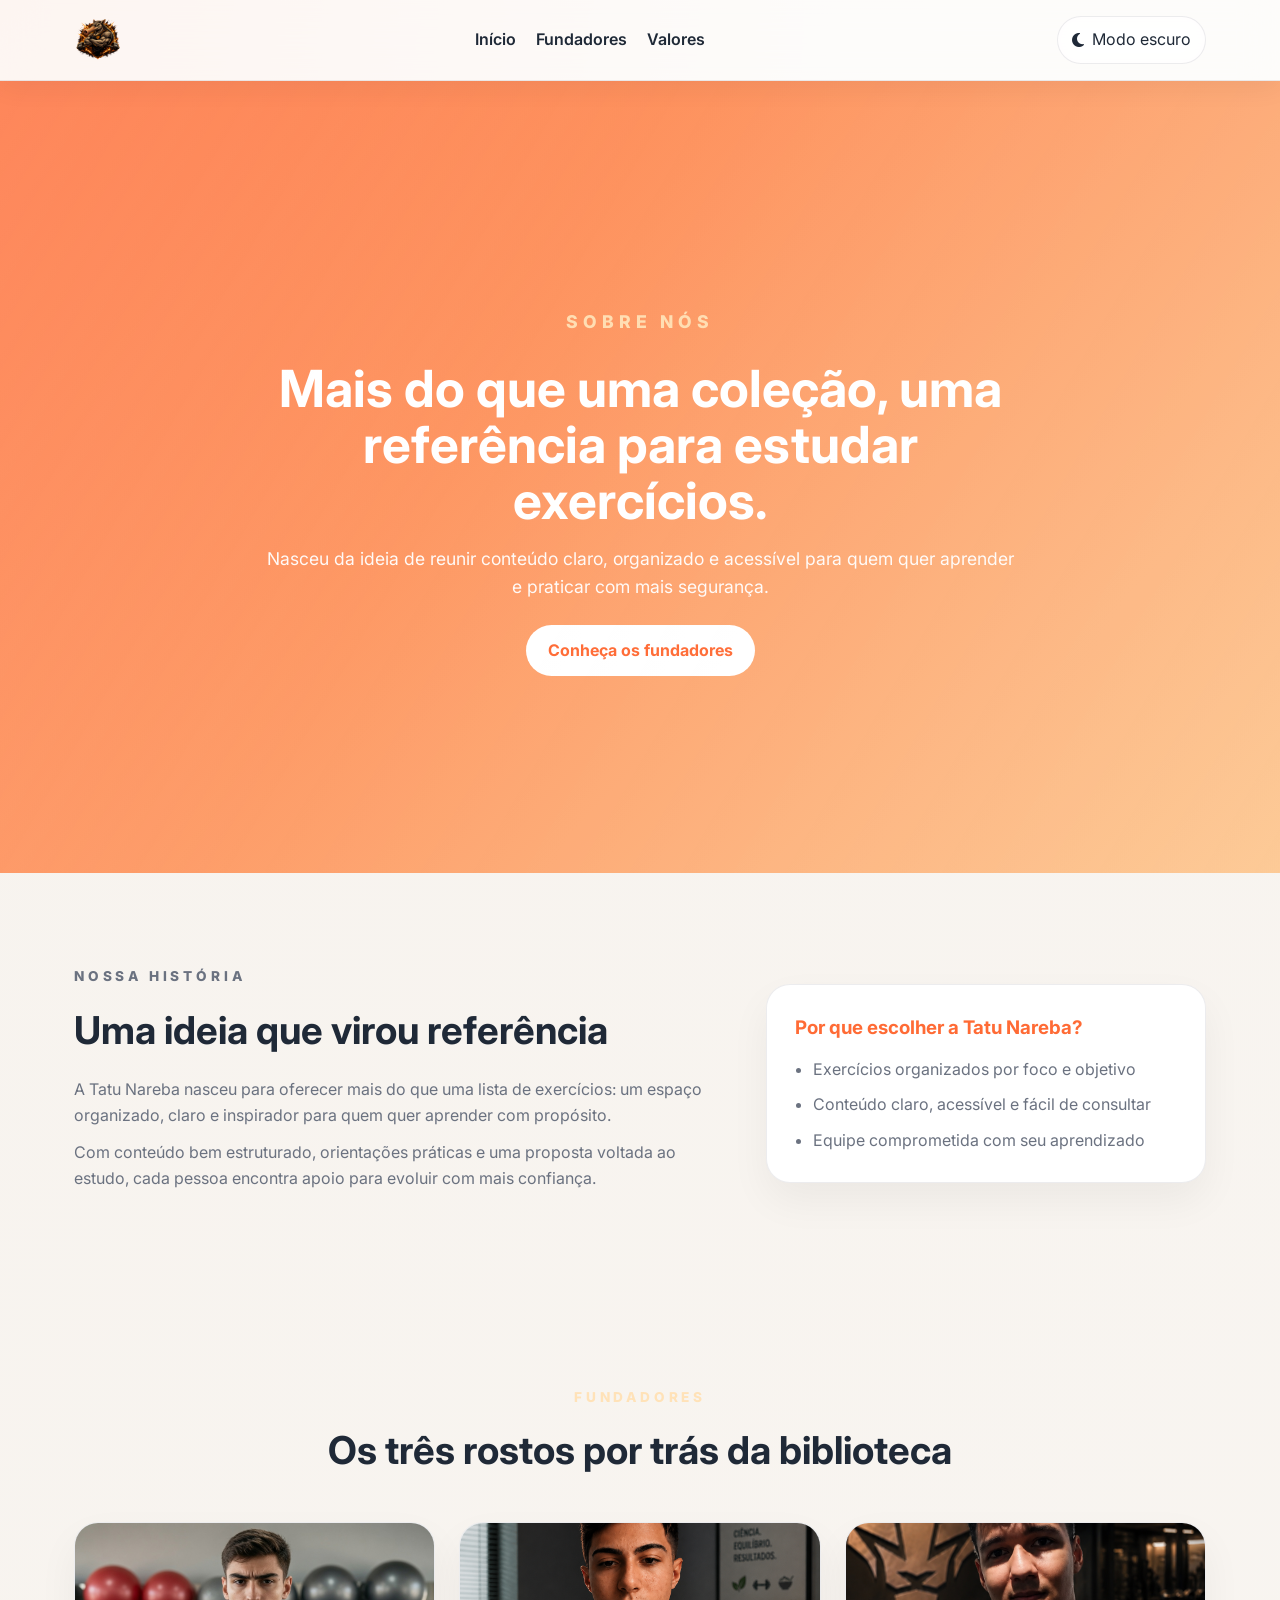
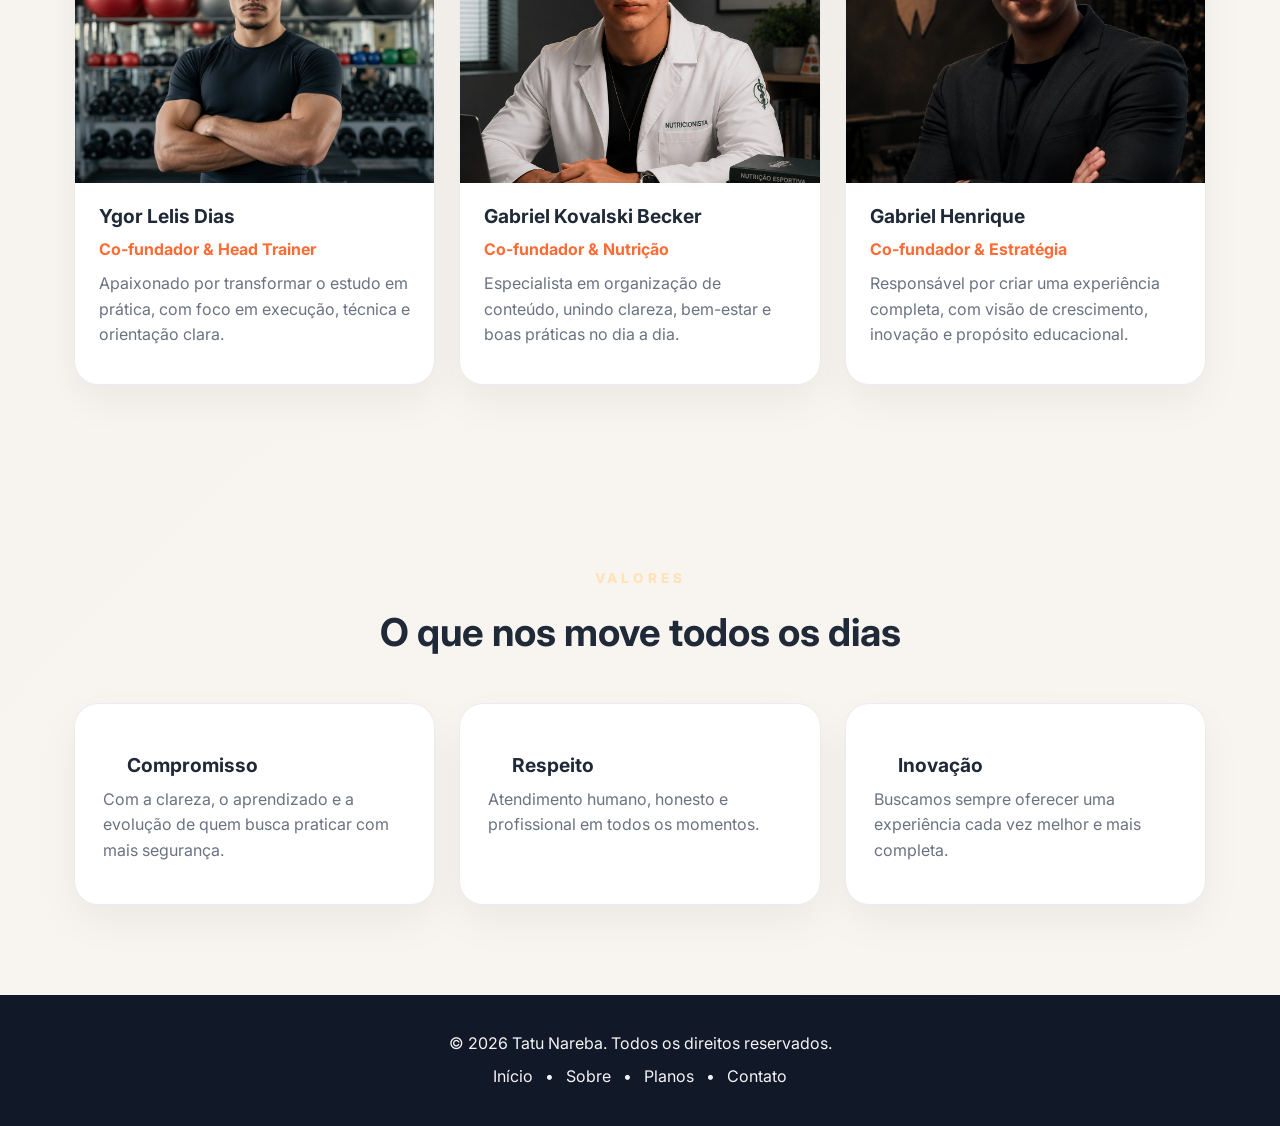
<file: projeto-gabriel/html/sobre.html>
<!DOCTYPE html>
<html lang="pt-br">
<head>
  <meta charset="UTF-8" />
  <meta name="viewport" content="width=device-width, initial-scale=1.0" />
  <title>Sobre a Biblioteca | Tatu Nareba</title>
  <meta name="description" content="Conheça a Tatu Nareba, uma biblioteca de exercícios com conteúdo organizado para estudo, prática e evolução." />
  <link rel="stylesheet" href="https://cdnjs.cloudflare.com/ajax/libs/font-awesome/6.5.1/css/all.min.css">
  <link rel="stylesheet" href="../css/base.css" />
  <link rel="stylesheet" href="../css/theme.css" />
  <link rel="stylesheet" href="../css/components.css" />
  <link rel="stylesheet" href="../css/pages.css" />
  <link rel="stylesheet" href="../css/sobre.css" />
</head>
<body>
  <nav class="topbar">
    <div class="nav-inner">
      <a href="index.html" class="brand">
        <img src="img/logo.png" alt="Logo TATU NAREBA" class="brand-logo" />
      </a>
      <div class="nav-links">
        <a href="index.html">Início</a>
        <a href="#fundadores">Fundadores</a>
        <a href="#valores">Valores</a>
      </div>
      <button id="theme-toggle" type="button" class="theme-toggle" aria-pressed="false" aria-label="Alternar modo escuro">
        <i id="theme-toggle-icon" class="fa-solid fa-moon"></i>
        <span id="theme-toggle-text">Modo escuro</span>
      </button>
    </div>
  </nav>

  <main>
    <section class="hero-sobre">
      <div class="hero-content fade-up">
        <p class="eyebrow">SOBRE NÓS</p>
        <h1>Mais do que uma coleção, uma referência para estudar exercícios.</h1>
        <p>Nasceu da ideia de reunir conteúdo claro, organizado e acessível para quem quer aprender e praticar com mais segurança.</p>
        <a href="#fundadores" class="btn">Conheça os fundadores</a>
      </div>
    </section>

    <section id="sobre" class="about-section">
      <div class="container about-grid">
        <div class="about-text fade-up">
          <p class="eyebrow">NOSSA HISTÓRIA</p>
          <h2>Uma ideia que virou referência</h2>
          <p>
            A Tatu Nareba nasceu para oferecer mais do que uma lista de exercícios: um espaço organizado, claro e inspirador para quem quer aprender com propósito.
          </p>
          <p>
            Com conteúdo bem estruturado, orientações práticas e uma proposta voltada ao estudo, cada pessoa encontra apoio para evoluir com mais confiança.
          </p>
        </div>

        <div class="about-card fade-up">
          <h3>Por que escolher a Tatu Nareba?</h3>
          <ul>
            <li>Exercícios organizados por foco e objetivo</li>
            <li>Conteúdo claro, acessível e fácil de consultar</li>
            <li>Equipe comprometida com seu aprendizado</li>
          </ul>
        </div>
      </div>
    </section>

    <section id="fundadores" class="founders-section">
      <div class="container">
        <div class="section-heading fade-up">
          <p class="eyebrow">FUNDADORES</p>
          <h2>Os três rostos por trás da biblioteca</h2>
        </div>

        <div class="founders-grid">
          <article class="founder-card fade-up">
            <img src="img/ygor.jpg" alt="Fundador Ygor Lelis Dias" />
            <h3>Ygor Lelis Dias</h3>
            <p class="role">Co-fundador & Head Trainer</p>
            <p class="bio">Apaixonado por transformar o estudo em prática, com foco em execução, técnica e orientação clara.</p>
          </article>

          <article class="founder-card fade-up">
            <img src="img/g_kovalski.png" alt="Fundador Gabriel Kovalski Becker" />
            <h3>Gabriel Kovalski Becker</h3>
            <p class="role">Co-fundador & Nutrição</p>
            <p class="bio">Especialista em organização de conteúdo, unindo clareza, bem-estar e boas práticas no dia a dia.</p>
          </article>

          <article class="founder-card fade-up">
            <img src="img/gabrielh.png" alt="Fundador Gabriel Henrique" />
            <h3>Gabriel Henrique</h3>
            <p class="role">Co-fundador & Estratégia</p>
            <p class="bio">Responsável por criar uma experiência completa, com visão de crescimento, inovação e propósito educacional.</p>
          </article>
        </div>
      </div>
    </section>

    <section id="valores" class="values-section">
      <div class="container">
        <div class="section-heading fade-up">
          <p class="eyebrow">VALORES</p>
          <h2>O que nos move todos os dias</h2>
        </div>
        <div class="values-grid">
          <div class="value-card fade-up">
            <h3>Compromisso</h3>
            <p>Com a clareza, o aprendizado e a evolução de quem busca praticar com mais segurança.</p>
          </div>
          <div class="value-card fade-up">
            <h3>Respeito</h3>
            <p>Atendimento humano, honesto e profissional em todos os momentos.</p>
          </div>
          <div class="value-card fade-up">
            <h3>Inovação</h3>
            <p>Buscamos sempre oferecer uma experiência cada vez melhor e mais completa.</p>
          </div>
        </div>
      </div>
    </section>
  </main>

  <footer class="footer">
    <p>&copy; 2026 Tatu Nareba. Todos os direitos reservados.</p>
    <p class="footer-links">
      <a href="index.html">Início</a> •
      <a href="sobre.html">Sobre</a> •
      <a href="index.html#planos">Planos</a> •
      <a href="index.html#contato">Contato</a>
    </p>
  </footer>

  <script src="../js/script (1).js"></script>
</body>
</html>
</file>
<file: projeto-gabriel/css/base.css>
/* ==========================================================
   BASE.CSS
   Arquivo principal de reset, tipografia e variáveis globais
   ========================================================== */

@import url('https://fonts.googleapis.com/css2?family=Poppins:wght@400;600;700&family=Inter:wght@400;500&display=swap');

:root {
  --primary: #FF6B35;
  --primary-dark: #e55a2a;
  --text-main: #0f172a;
  --text-muted: #64748b;
  --surface: #ffffff;
  --surface-alt: #f8fafc;
  --surface-dark: #111827;
  --border-color: #e2e8f0;
  --shadow-soft: 0 10px 30px rgba(15, 23, 42, 0.08);
}

* {
  box-sizing: border-box;
}

html {
  scroll-behavior: smooth;
}

body {
  margin: 0;
  font-family: 'Inter', system-ui, sans-serif;
  background-color: var(--surface-alt);
  color: var(--text-main);
  transition: background-color 0.3s ease, color 0.3s ease;
}

img {
  display: block;
  max-width: 100%;
}

button,
input,
textarea,
select {
  font: inherit;
}

/* ==========================================================
   CLASSES UTILITÁRIAS GLOBAIS
   ========================================================== */

.heading {
  font-family: 'Poppins', system-ui, sans-serif;
  font-weight: 700;
}

.secao {
  scroll-margin-top: 80px;
}

/* ==========================================================
   COMPONENTES COMUNS
   ========================================================== */

.cartao-conteudo {
  transition: all 0.3s ease;
}

.cartao-conteudo:hover {
  transform: translateY(-8px);
  box-shadow: 0 20px 25px -5px rgb(0 0 0 / 0.1), 0 8px 10px -6px rgb(0 0 0 / 0.1);
}

/* ==========================================================
   BOTÕES GLOBAIS
   ========================================================== */

.botao-principal {
  background-color: var(--primary);
  color: white;
  font-weight: 600;
  transition: all 0.3s ease;
}

.botao-principal:hover {
  background-color: var(--primary-dark);
  transform: translateY(-2px);
}
</file>
<file: projeto-gabriel/css/theme.css>
/* ==========================================================
   THEME.CSS
   Responsável por todo o comportamento do modo claro/escuro
   ========================================================== */

body.dark-mode {
  background-color: #0f172a;
  color: #f8fafc;
}

body.dark-mode nav {
  background-color: #111827 !important;
  color: #f8fafc;
}

body.dark-mode .bg-white,
body.dark-mode .bg-gray-50,
body.dark-mode .bg-gray-900,
body.dark-mode .bg-slate-50,
body.dark-mode .bg-slate-900,
body.dark-mode .cartao-conteudo,
body.dark-mode .rounded-3xl,
body.dark-mode .rounded-2xl {
  background-color: #1f2937;
  color: #f8fafc;
}

body.dark-mode .cartao-pagamento {
  background-color: #111827;
  color: #f8fafc;
}

body.dark-mode .destaque-plano {
  background-color: #2d1b0e;
  border-color: #fb923c;
  color: #f8fafc;
}

body.dark-mode .payment-summary {
  background-color: #111827;
  color: #f8fafc;
}

body.dark-mode .text-gray-600,
body.dark-mode .text-gray-300,
body.dark-mode .text-gray-700,
body.dark-mode .text-slate-600,
body.dark-mode .text-slate-700,
body.dark-mode .text-slate-800,
body.dark-mode .text-slate-300 {
  color: #cbd5e1 !important;
}

body.dark-mode .border-gray-200,
body.dark-mode .border-slate-300 {
  border-color: #374151;
}

body.dark-mode .bg-gray-100 {
  background-color: #374151;
}

body.dark-mode .text-gray-900 {
  color: #f8fafc;
}

body.dark-mode .bg-gray-50 {
  background-color: #111827;
}

body.dark-mode .bg-white\/10 {
  background-color: rgba(255, 255, 255, 0.12);
}

body.dark-mode .bg-white {
  box-shadow: 0 10px 30px rgba(0, 0, 0, 0.25);
}
</file>
<file: projeto-gabriel/css/components.css>
/* ==========================================================
   COMPONENTS.CSS
   Estilos de navegação, menus mobile, formulários e destaques
   ========================================================== */

/* Navbar */
.nav-active {
  color: var(--primary);
  font-weight: 600;
}

/* Mobile Menu */
#mobile-menu {
  display: none;
}

#mobile-menu.show {
  display: block;
}

/* Formulários */
input,
textarea,
select {
  transition: all 0.2s ease;
}

input:focus,
textarea:focus,
select:focus {
  outline: none;
  border-color: var(--primary);
  box-shadow: 0 0 0 3px rgba(255, 107, 53, 0.1);
}

/* Destaque de planos */
.plano-destaque {
  border: 4px solid var(--primary);
  position: relative;
}

.plano-destaque::before {
  content: "MAIS ESCOLHIDO";
  position: absolute;
  top: -14px;
  right: 24px;
  background-color: var(--primary);
  color: white;
  font-size: 12px;
  font-weight: bold;
  padding: 4px 16px;
  border-radius: 9999px;
}
</file>
<file: projeto-gabriel/css/pages.css>
/* ==========================================================
   PAGES.CSS
   Estilos específicos de páginas e seções principais
   ========================================================== */

/* Hero e seções principais */
.hero-section {
  position: relative;
}

.section {
  scroll-margin-top: 80px;
}

/* Estilos de cards de exercícios */
.exercise-card {
  background-color: var(--surface);
  border: 1px solid var(--border-color);
  border-radius: 1.5rem;
  overflow: hidden;
  box-shadow: var(--shadow-soft);
}

.exercise-card img {
  height: 11rem;
  width: 100%;
  object-fit: cover;
}

.exercise-card .content {
  padding: 1.25rem;
}

/* Página de pagamento */
.cartao-pagamento,
.resumo-pagamento {
  border: 1px solid rgba(255, 107, 53, 0.18);
}
</file>
<file: projeto-gabriel/css/sobre.css>
:root {
  --page-bg: #f7f3ee;
  --surface: #ffffff;
  --surface-2: #fff7f0;
  --text: #1f2937;
  --muted: #6b7280;
  --border: rgba(15, 23, 42, 0.08);
  --accent: #ff6b35;
  --accent-strong: #e55a2a;
}

* {
  margin: 0;
  padding: 0;
  box-sizing: border-box;
}

body {
  font-family: 'Inter', 'Segoe UI', sans-serif;
  line-height: 1.6;
  color: var(--text);
  background:
    radial-gradient(circle at top left, rgba(255, 107, 53, 0.16), transparent 28%),
    linear-gradient(135deg, var(--page-bg), color-mix(in srgb, var(--page-bg) 82%, white 18%));
  transition: background-color 0.3s ease, color 0.3s ease;
}

body.dark-mode {
  --page-bg: #07111f;
  --surface: rgba(17, 24, 39, 0.8);
  --surface-2: rgba(31, 41, 55, 0.9);
  --text: #f8fafc;
  --muted: #cbd5e1;
  --border: rgba(255, 255, 255, 0.08);
}

img {
  display: block;
  width: 100%;
}

main {
  overflow: hidden;
}

.container {
  max-width: 1180px;
  margin: 0 auto;
  padding: 0 24px;
}

.topbar {
  position: sticky;
  top: 0;
  z-index: 50;
  backdrop-filter: blur(18px);
  -webkit-backdrop-filter: blur(18px);
  background: rgba(255, 255, 255, 0.7);
  border-bottom: 1px solid var(--border);
  box-shadow: 0 8px 24px rgba(15, 23, 42, 0.05);
}

body.dark-mode .topbar {
  background: rgba(7, 17, 31, 0.78);
}

.nav-inner {
  max-width: 1180px;
  margin: 0 auto;
  padding: 16px 24px;
  display: flex;
  justify-content: space-between;
  align-items: center;
  gap: 16px;
}

.brand {
  display: inline-flex;
  align-items: center;
  text-decoration: none;
}

.brand-logo {
  height: 48px;
  width: auto;
  object-fit: contain;
}

.nav-links {
  display: flex;
  gap: 20px;
}

.nav-links a {
  text-decoration: none;
  color: var(--text);
  font-weight: 600;
}

.theme-toggle {
  display: flex;
  align-items: center;
  gap: 8px;
  border: 1px solid var(--border);
  background: rgba(255, 255, 255, 0.55);
  backdrop-filter: blur(14px);
  -webkit-backdrop-filter: blur(14px);
  color: var(--text);
  padding: 10px 14px;
  border-radius: 999px;
  cursor: pointer;
  transition: transform 0.2s ease, background-color 0.2s ease, box-shadow 0.2s ease;
}

body.dark-mode .theme-toggle {
  background: rgba(255, 255, 255, 0.08);
}

.theme-toggle:hover {
  transform: translateY(-2px);
  color: var(--accent);
}

.hero-sobre {
  min-height: 88vh;
  display: flex;
  align-items: center;
  justify-content: center;
  text-align: center;
  padding: 90px 24px 60px;
  background:
    linear-gradient(135deg, rgba(255, 107, 53, 0.9), rgba(255, 179, 102, 0.7)),
    url('https://images.unsplash.com/photo-1518611012118-696072aa579a?auto=format&fit=crop&w=1600&q=80') center/cover no-repeat;
  color: white;
  position: relative;
}

.hero-sobre::after {
  content: '';
  position: absolute;
  inset: 0;
  background: linear-gradient(120deg, rgba(255,255,255,0.12), transparent 40%, rgba(255,255,255,0.08));
  pointer-events: none;
}

.hero-content {
  max-width: 760px;
}

.eyebrow {
  display: inline-block;
  margin-bottom: 12px;
  font-size: 0.85rem;
  font-weight: 800;
  letter-spacing: 0.28em;
  color: #ffe2b8;
}

.hero-content h1 {
  font-size: clamp(2.3rem, 4vw, 3.8rem);
  margin-bottom: 16px;
  line-height: 1.1;
}

.hero-content p {
  font-size: 1.1rem;
  opacity: 0.95;
  margin-bottom: 24px;
}

.btn {
  display: inline-block;
  background: white;
  color: var(--accent);
  font-weight: 700;
  padding: 13px 22px;
  border-radius: 999px;
  text-decoration: none;
  transition: transform 0.2s ease, box-shadow 0.2s ease;
}

.btn:hover {
  transform: translateY(-2px);
  box-shadow: 0 12px 22px rgba(0, 0, 0, 0.15);
}

.about-section,
.founders-section,
.values-section {
  padding: 90px 0;
}

.about-grid {
  display: grid;
  grid-template-columns: 1.2fr 0.8fr;
  gap: 32px;
  align-items: center;
}

.about-text h2,
.section-heading h2 {
  font-size: clamp(2rem, 3vw, 2.6rem);
  margin-bottom: 16px;
  color: var(--text);
}

.about-text p,
.value-card p,
.bio {
  color: var(--muted);
  margin-bottom: 12px;
}

.about-card,
.value-card,
.founder-card {
  background: var(--surface);
  border: 1px solid var(--border);
  border-radius: 24px;
  box-shadow: 0 18px 40px rgba(0, 0, 0, 0.05);
  backdrop-filter: blur(16px);
  -webkit-backdrop-filter: blur(16px);
  transition: transform 0.3s ease, box-shadow 0.3s ease, border-color 0.3s ease;
}

.about-card {
  padding: 28px;
}

.about-card h3 {
  margin-bottom: 14px;
  color: var(--accent);
}

.about-card ul {
  padding-left: 18px;
  color: var(--muted);
}

.about-card li + li {
  margin-top: 10px;
}

.section-heading {
  text-align: center;
  margin-bottom: 40px;
}

.founders-grid {
  display: grid;
  grid-template-columns: repeat(3, minmax(0, 1fr));
  gap: 24px;
}

.founder-card {
  overflow: hidden;
  padding-bottom: 24px;
}

.founder-card img {
  height: 260px;
  object-fit: cover;
  transition: transform 0.35s ease;
}

.founder-card:hover img {
  transform: scale(1.04);
}

.founder-card h3,
.value-card h3 {
  padding: 0 24px;
  margin-top: 18px;
  margin-bottom: 6px;
  font-size: 1.2rem;
}

.role {
  padding: 0 24px;
  color: var(--accent);
  font-weight: 700;
  margin-bottom: 8px;
}

.bio {
  padding: 0 24px;
}

.founder-card:hover,
.value-card:hover,
.about-card:hover {
  transform: translateY(-8px);
  box-shadow: 0 24px 45px rgba(0, 0, 0, 0.12);
}

.values-grid {
  display: grid;
  grid-template-columns: repeat(3, minmax(0, 1fr));
  gap: 24px;
}

.value-card {
  padding: 28px;
}

.footer {
  background: #111827;
  color: #f3f4f6;
  text-align: center;
  padding: 36px 24px;
}

.footer-links {
  margin-top: 8px;
}

.footer-links a {
  color: #f3f4f6;
  text-decoration: none;
  margin: 0 8px;
}

.footer-links a:hover {
  color: var(--accent);
}

.fade-up {
  animation: fadeUp 0.8s ease both;
}

@keyframes fadeUp {
  from {
    opacity: 0;
    transform: translateY(24px);
  }
  to {
    opacity: 1;
    transform: translateY(0);
  }
}

@media (max-width: 900px) {
  .about-grid,
  .founders-grid,
  .values-grid {
    grid-template-columns: 1fr;
  }
}

@media (max-width: 640px) {
  .nav-inner {
    flex-wrap: wrap;
    justify-content: center;
  }

  .nav-links {
    order: 3;
    width: 100%;
    justify-content: center;
  }

  .hero-sobre {
    min-height: 76vh;
  }
}
</file>
